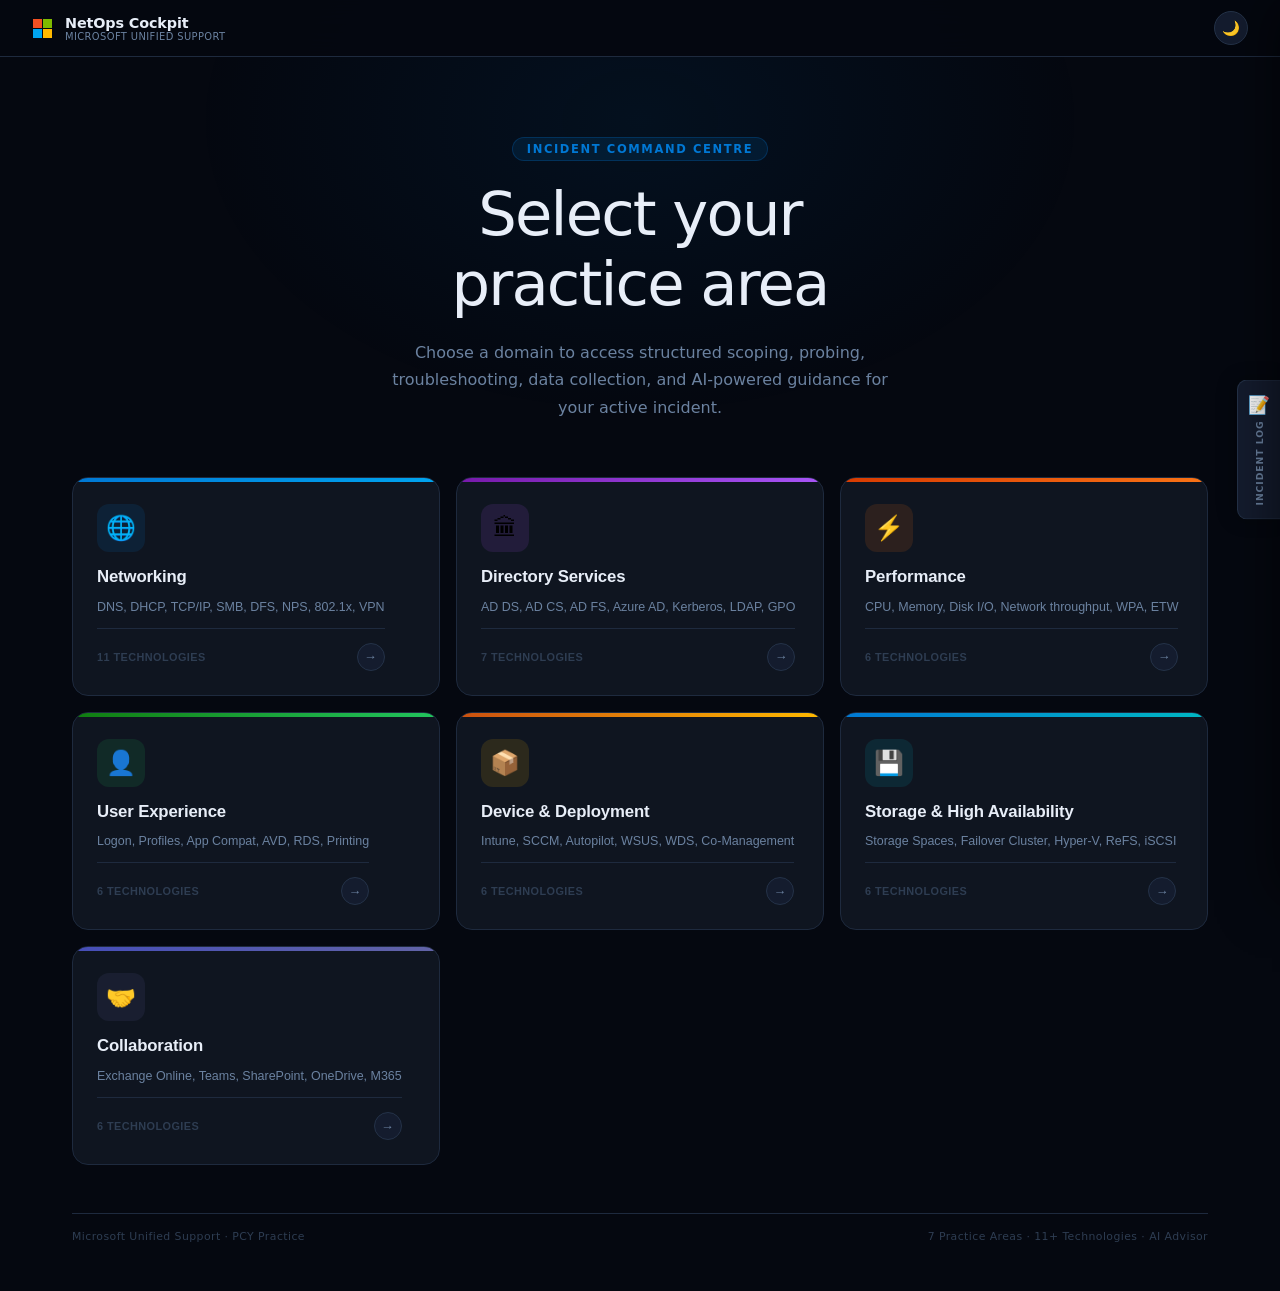
<file: src/index.html>
<!DOCTYPE html>
<html lang="en">
<head>
  <meta charset="UTF-8"/>
  <meta name="viewport" content="width=device-width, initial-scale=1.0"/>
  <title>NetOps Cockpit — Microsoft Unified Support</title>
  <meta name="description" content="Structured incident command for Microsoft Unified Support engineers — scoping, probing, troubleshooting, playbooks and AI advisor.">
  <meta name="theme-color" content="#050810">
  <link rel="icon" type="image/svg+xml" href="data:image/svg+xml,%3Csvg xmlns='http://www.w3.org/2000/svg' viewBox='0 0 32 32'%3E%3Crect width='14' height='14' x='1' y='1' fill='%23f25022'/%3E%3Crect width='14' height='14' x='17' y='1' fill='%237fba00'/%3E%3Crect width='14' height='14' x='1' y='17' fill='%2300a4ef'/%3E%3Crect width='14' height='14' x='17' y='17' fill='%23ffb900'/%3E%3C/svg%3E">
  <link rel="preconnect" href="https://fonts.googleapis.com">
  <link href="https://fonts.googleapis.com/css2?family=Segoe+UI:wght@300;400;600;700&family=JetBrains+Mono:wght@400;600&display=swap" rel="stylesheet">
  <link rel="stylesheet" href="styles.css"/>
</head>
<body>

<!-- ── Landing Page ─────────────────────────────────────────── -->
<div id="landingPage" class="page page-landing active">

  <header class="ms-header">
    <div class="ms-header-inner">
      <div class="ms-logo">
        <svg class="ms-logo-icon" viewBox="0 0 21 21" xmlns="http://www.w3.org/2000/svg">
          <rect x="1" y="1" width="9" height="9" fill="#f25022"/>
          <rect x="11" y="1" width="9" height="9" fill="#7fba00"/>
          <rect x="1" y="11" width="9" height="9" fill="#00a4ef"/>
          <rect x="11" y="11" width="9" height="9" fill="#ffb900"/>
        </svg>
        <div class="ms-logo-text">
          <span class="ms-logo-product">NetOps Cockpit</span>
          <span class="ms-logo-org">Microsoft Unified Support</span>
        </div>
      </div>
      <div class="ms-header-actions">
        <button class="ms-theme-btn" id="themeToggle" onclick="toggleTheme()" aria-label="Toggle theme">
          <span id="themeIcon">🌙</span>
        </button>
      </div>
    </div>
  </header>

  <main class="landing-main">
    <div class="landing-hero">
      <div class="landing-hero-eyebrow">Incident Command Centre</div>
      <h1 class="landing-hero-title">Select your<br>practice area</h1>
      <p class="landing-hero-sub">Choose a domain to access structured scoping, probing, troubleshooting, data collection, and AI-powered guidance for your active incident.</p>
    </div>

    <div class="domain-grid" id="domainGrid"></div>

    <div class="landing-footer">
      <span>Microsoft Unified Support · PCY Practice</span>
      <span>7 Practice Areas · 11+ Technologies · AI Advisor</span>
    </div>
  </main>
</div>

<!-- ── Domain Page ──────────────────────────────────────────── -->
<div id="domainPage" class="page page-domain">

  <header class="ms-header">
    <div class="ms-header-inner">
      <div class="ms-logo">
        <svg class="ms-logo-icon" viewBox="0 0 21 21" xmlns="http://www.w3.org/2000/svg">
          <rect x="1" y="1" width="9" height="9" fill="#f25022"/>
          <rect x="11" y="1" width="9" height="9" fill="#7fba00"/>
          <rect x="1" y="11" width="9" height="9" fill="#00a4ef"/>
          <rect x="11" y="11" width="9" height="9" fill="#ffb900"/>
        </svg>
        <div class="ms-logo-text">
          <span class="ms-logo-product">NetOps Cockpit</span>
          <span class="ms-logo-org">Microsoft Unified Support</span>
        </div>
      </div>
      <div class="ms-header-actions">
        <div class="tier-toggle">
          <button class="tier-btn active" data-tier="l1" onclick="setTier('l1')">L1</button>
          <button class="tier-btn" data-tier="l2" onclick="setTier('l2')">L2</button>
          <button class="tier-btn" data-tier="both" onclick="setTier('both')">Both</button>
        </div>
        <button class="ms-theme-btn" onclick="toggleTheme()" aria-label="Toggle theme">
          <span id="themeIcon2">🌙</span>
        </button>
      </div>
    </div>
  </header>

  <!-- Domain hero bar -->
  <div class="domain-hero-bar" id="domainHeroBar">
    <div class="domain-hero-inner">
      <button class="domain-back-btn" onclick="backToLanding()" aria-label="Back to practice areas">
        <svg width="16" height="16" viewBox="0 0 16 16" fill="none"><path d="M10 3L5 8L10 13" stroke="currentColor" stroke-width="1.5" stroke-linecap="round" stroke-linejoin="round"/></svg>
        All Practice Areas
      </button>
      <div class="domain-hero-identity" id="domainHeroIdentity"></div>
    </div>
  </div>

  <main class="domain-main">

    <!-- Tech picker -->
    <div class="tech-section" id="techSection">
      <div class="tech-section-label">Select Technology</div>
      <div class="tech-grid" id="techGrid"></div>
    </div>

    <!-- Question type tabs -->
    <div class="qtype-tabs" id="questionTypeRow" style="display:none;">
      <button class="qtype-tab active" data-type="scoping" onclick="setQtype('scoping')">
        <span class="qtype-icon">🔍</span>
        <span class="qtype-label">Scoping</span>
        <span class="qtype-desc">Environment context</span>
      </button>
      <button class="qtype-tab" data-type="probing" onclick="setQtype('probing')">
        <span class="qtype-icon">🧪</span>
        <span class="qtype-label">Probing</span>
        <span class="qtype-desc">Diagnostic commands</span>
      </button>
      <button class="qtype-tab" data-type="troubleshooting" onclick="setQtype('troubleshooting')">
        <span class="qtype-icon">🛠</span>
        <span class="qtype-label">Troubleshooting</span>
        <span class="qtype-desc">Resolution steps</span>
      </button>
      <button class="qtype-tab" data-type="datacollection" onclick="setQtype('datacollection')">
        <span class="qtype-icon">📦</span>
        <span class="qtype-label">Data Collection</span>
        <span class="qtype-desc">Logs &amp; traces</span>
      </button>
      <button class="qtype-tab" data-type="all" onclick="setQtype('all')">
        <span class="qtype-icon">📋</span>
        <span class="qtype-label">All</span>
        <span class="qtype-desc">Complete set</span>
      </button>
      <button class="qtype-tab" data-type="playbook" onclick="setQtype('playbook')">
        <span class="qtype-icon">🗺</span>
        <span class="qtype-label">Playbook</span>
        <span class="qtype-desc">Step-by-step runbooks</span>
      </button>
    </div>

    <!-- Output area -->
    <div class="output-area" id="outputArea">
      <div class="empty-state" id="emptyState">
        <div class="empty-icon">⬡</div>
        <div class="empty-title">Select a Technology</div>
        <div class="empty-desc">Choose a technology above to load questions and playbooks</div>
      </div>
      <div class="questions-output" id="questionsOutput" style="display:none;">
        <div class="output-header">
          <div class="output-meta" id="outputMeta"></div>
          <div class="output-actions">
            <button class="action-btn" onclick="copyAll()">📋 Copy All</button>
            <div class="export-dropdown" id="exportDropdown">
              <button class="action-btn" onclick="toggleExportMenu()">⬇ Export ▾</button>
              <div class="export-menu" id="exportMenu">
                <button class="export-item" onclick="exportTxt()">📄 Export .txt</button>
                <button class="export-item" onclick="exportMd()">📝 Export .md</button>
                <button class="export-item" onclick="exportHtml()">🌐 Export .html</button>
              </div>
            </div>
            <button class="action-btn" onclick="clearChecked()">☐ Clear Checks</button>
          </div>
        </div>
        <div class="search-bar-row">
          <span class="search-icon">🔍</span>
          <input class="search-input" id="searchInput" type="text" placeholder="Search questions… (Ctrl+F)" oninput="filterQuestions()" aria-label="Search questions"/>
          <span class="search-count" id="searchCount"></span>
          <button class="search-clear" id="searchClear" onclick="clearSearch()" style="display:none">✕</button>
        </div>
        <div class="progress-bar-row" id="progressRow" style="display:none">
          <span class="progress-label" id="progressLabel">0 / 0 checked</span>
          <div class="progress-track"><div class="progress-fill" id="progressFill"></div></div>
        </div>
        <div id="questionsList"></div>
      </div>
    </div>

    <div class="loading-state" id="loadingState" style="display:none;">
      <div class="loading-spinner">⟳</div>
      <div class="loading-text">Loading…</div>
    </div>

    <!-- AI Section -->
    <div class="ai-section" id="aiSection">
      <div class="ai-header">
        <div class="ai-header-top">
          <div>
            <span class="ai-badge">✦ AI Incident Advisor</span>
            <h2 class="ai-title">Incident Advisor</h2>
            <p class="ai-desc">Describe the exact scenario, symptoms, or error. Goes beyond the question bank — root cause analysis, known bugs, registry fixes, KB articles, packet capture interpretation, advanced PowerShell.</p>
          </div>
          <button class="action-btn" onclick="clearAiChat()" title="Clear chat (Ctrl+L)">🗑 Clear</button>
        </div>
        <div class="ai-provider-row">
          <span class="ai-provider-label">Provider:</span>
          <div class="ai-provider-toggle">
            <button class="ai-provider-btn active" id="providerGemini" onclick="setAiProvider('gemini')">⚡ Gemini 2.5 Flash</button>
            <button class="ai-provider-btn" id="providerHuggingFace" onclick="setAiProvider('huggingface')">🤗 Qwen2.5-72B</button>
          </div>
          <span class="ai-provider-status" id="aiProviderStatus"></span>
        </div>
        <div class="ai-key-row" id="geminiKeyRow">
          <input class="ai-key-input" id="geminiKeyInput" type="password" placeholder="Paste Gemini API key (AIza...)"/>
          <button class="action-btn" onclick="saveApiKey('gemini')">💾 Save Key</button>
        </div>
        <div class="ai-key-row" id="hfKeyRow">
          <input class="ai-key-input" id="hfKeyInput" type="password" placeholder="Paste HuggingFace API key (hf_...)"/>
          <button class="action-btn" onclick="saveApiKey('huggingface')">💾 Save Key</button>
        </div>
      </div>
      <div class="ai-input-row">
        <textarea class="ai-input" id="aiInput" placeholder="Describe the incident — symptoms, error codes, what's been tried… (Enter to send, Shift+Enter for new line)" aria-label="Incident Advisor input"></textarea>
        <button class="ai-btn" id="aiGenerateBtn" onclick="generateAiQuestions()">
          <span id="aiBtnText">Analyze</span>
          <span id="aiBtnSpinner" class="spinner" style="display:none">⟳</span>
        </button>
      </div>
      <div class="ai-output" id="aiOutput" style="display:none;"></div>
    </div>

  </main>

  <footer class="domain-footer">
    <span>NetOps Cockpit · Microsoft Unified Support</span>
    <span class="footer-shortcuts">Ctrl+F Search · Ctrl+L Clear Chat · Esc Back</span>
  </footer>
</div>

<!-- Toast -->
<div class="toast" id="toast" role="status" aria-live="polite">Copied!</div>

<!-- Case Notes Tab -->
<div class="cn-tab" id="cnTab" onclick="toggleCaseNotes()" role="button" tabindex="0" aria-label="Open Incident Log">
  <span class="cn-tab-icon">📝</span>
  <span class="cn-tab-label">Incident Log</span>
</div>

<div class="cn-overlay" id="cnOverlay" onclick="toggleCaseNotes()"></div>

<div class="cn-panel" id="cnPanel" role="dialog" aria-label="Incident Log" aria-modal="true">
  <div class="cn-panel-header">
    <div class="cn-panel-title">
      <span class="cn-panel-icon">📝</span>
      <div>
        <div class="cn-panel-name">Incident Log</div>
        <div class="cn-panel-sub">ICM / SR Documentation Builder</div>
      </div>
    </div>
    <div class="cn-header-actions">
      <span class="cn-saved-indicator" id="cnSavedIndicator"></span>
      <button class="cn-action-btn" onclick="clearAllNotes()">🗑 Clear</button>
      <button class="cn-action-btn" onclick="copyCaseNote()">📋 Copy Note</button>
      <button class="cn-close" onclick="toggleCaseNotes()">✕</button>
    </div>
  </div>
  <div class="cn-body">
    <div class="cn-meta-row">
      <div class="cn-meta-field"><label class="cn-label" for="cn-sr">SR / ICM Number</label><input class="cn-input" id="cn-sr" type="text" placeholder="e.g. 2409150040012345" oninput="updatePreview()"></div>
      <div class="cn-meta-field"><label class="cn-label" for="cn-date">Date</label><input class="cn-input" id="cn-date" type="date" oninput="updatePreview()"></div>
      <div class="cn-meta-field"><label class="cn-label" for="cn-followup">Follow-up Date</label><input class="cn-input" id="cn-followup" type="date" oninput="updatePreview()"></div>
      <div class="cn-meta-field"><label class="cn-label" for="cn-engineer">Engineer</label><input class="cn-input" id="cn-engineer" type="text" placeholder="Your name / alias" oninput="updatePreview()"></div>
      <div class="cn-meta-field"><label class="cn-label" for="cn-customer">Customer</label><input class="cn-input" id="cn-customer" type="text" placeholder="Customer / tenant name" oninput="updatePreview()"></div>
      <div class="cn-meta-field"><label class="cn-label" for="cn-tech">Technology</label><input class="cn-input" id="cn-tech" type="text" placeholder="e.g. DNS Server, VPN" oninput="updatePreview()"></div>
      <div class="cn-meta-field"><label class="cn-label" for="cn-severity">Severity</label>
        <select class="cn-input cn-select" id="cn-severity" onchange="updatePreview()">
          <option value="">Select severity</option>
          <option>Sev A – Critical (production down)</option>
          <option>Sev B – High (significant impact)</option>
          <option>Sev C – Moderate (limited impact)</option>
          <option>Sev D – Low (minimal impact)</option>
        </select>
      </div>
      <div class="cn-meta-field"><label class="cn-label" for="cn-status">Case Status</label>
        <select class="cn-input cn-select" id="cn-status" onchange="updatePreview()">
          <option value="">Select status</option>
          <option>🟢 Active – In Progress</option>
          <option>🟡 Waiting on Customer</option>
          <option>🔵 Waiting on Microsoft</option>
          <option>🟣 Escalated to L2 / PG</option>
          <option>✅ Resolved</option>
          <option>🔒 Closed</option>
        </select>
      </div>
      <div class="cn-meta-field"><label class="cn-label" for="cn-contact">Contact Type</label>
        <select class="cn-input cn-select" id="cn-contact" onchange="updatePreview()">
          <option value="">Select type</option>
          <option>📞 Phone</option>
          <option>📧 Email</option>
          <option>💬 Teams / Chat</option>
          <option>🎥 Teams Meeting</option>
          <option>🎫 Portal / Ticket</option>
        </select>
      </div>
    </div>
    <div class="cn-divider"></div>
    <div class="cn-sections">
      <div class="cn-section"><div class="cn-section-header"><span class="cn-section-icon">🔴</span><span class="cn-section-title">Issue</span><span class="cn-section-hint">Symptom, error messages, business impact.</span></div><textarea class="cn-textarea" id="cn-issue" rows="4" placeholder="• Describe the problem&#10;• Include exact error messages&#10;• State business impact&#10;• Note when it started" oninput="updatePreview()"></textarea></div>
      <div class="cn-section"><div class="cn-section-header"><span class="cn-section-icon">🖥</span><span class="cn-section-title">Environment Details</span><span class="cn-section-hint">OS versions, topology, roles, infrastructure.</span></div><textarea class="cn-textarea" id="cn-env" rows="4" placeholder="• OS / Windows Server version&#10;• Domain / Forest functional level&#10;• Affected machines / users / sites&#10;• Relevant roles and topology" oninput="updatePreview()"></textarea></div>
      <div class="cn-section"><div class="cn-section-header"><span class="cn-section-icon">🔍</span><span class="cn-section-title">Assessment / Troubleshooting Done</span><span class="cn-section-hint">What has already been investigated?</span></div><textarea class="cn-textarea" id="cn-assessment" rows="5" placeholder="• Steps already taken&#10;• Commands run and findings&#10;• Event IDs reviewed&#10;• Current root cause hypothesis" oninput="updatePreview()"></textarea></div>
      <div class="cn-section"><div class="cn-section-header"><span class="cn-section-icon">📦</span><span class="cn-section-title">Data Collection</span><span class="cn-section-hint">Logs, traces, exports collected or requested.</span></div><textarea class="cn-textarea" id="cn-data" rows="4" placeholder="• Network traces collected&#10;• Event logs exported&#10;• Data pending from customer" oninput="updatePreview()"></textarea></div>
      <div class="cn-section"><div class="cn-section-header"><span class="cn-section-icon">🔁</span><span class="cn-section-title">Repro Steps</span><span class="cn-section-hint">Exact steps to reproduce consistently.</span></div><textarea class="cn-textarea" id="cn-repro" rows="4" placeholder="1. Start from known-good state&#10;2. Perform action X&#10;3. Observe symptom Z&#10;• Repro rate" oninput="updatePreview()"></textarea></div>
      <div class="cn-section"><div class="cn-section-header"><span class="cn-section-icon">🕐</span><span class="cn-section-title">Recent Changes</span><span class="cn-section-hint">Changes made before the issue started.</span></div><textarea class="cn-textarea" id="cn-changes" rows="4" placeholder="• Windows Updates / patches&#10;• GPO or AD changes&#10;• Network / firewall changes&#10;• Certificate renewals" oninput="updatePreview()"></textarea></div>
      <div class="cn-section"><div class="cn-section-header"><span class="cn-section-icon">📋</span><span class="cn-section-title">Action Plan</span><span class="cn-section-hint">Next steps split by owner.</span></div>
        <div class="cn-action-split">
          <div class="cn-action-col"><div class="cn-action-col-label pending-customer">⏳ Pending on Customer</div><textarea class="cn-textarea" id="cn-action-customer" rows="5" placeholder="• Run [command] and share output&#10;• Collect [log/trace]&#10;• Confirm if workaround resolves" oninput="updatePreview()"></textarea></div>
          <div class="cn-action-col"><div class="cn-action-col-label pending-ms">🔬 Pending on Microsoft</div><textarea class="cn-textarea" id="cn-action-ms" rows="5" placeholder="• Review logs provided&#10;• Research KB / known issue&#10;• Follow up by [date]" oninput="updatePreview()"></textarea></div>
        </div>
      </div>
      <div class="cn-section"><div class="cn-section-header"><span class="cn-section-icon">✅</span><span class="cn-section-title">Resolution / Root Cause</span><span class="cn-section-hint">What ultimately fixed the issue?</span></div><textarea class="cn-textarea" id="cn-resolution" rows="4" placeholder="• Root cause identified&#10;• Fix applied&#10;• KB article reference&#10;• Verification steps" oninput="updatePreview()"></textarea></div>
      <div class="cn-section"><div class="cn-section-header"><span class="cn-section-icon">🔗</span><span class="cn-section-title">KB / Escalation References</span></div>
        <div class="cn-ref-row">
          <div class="cn-meta-field"><label class="cn-label" for="cn-kb">KB / Known Issue</label><input class="cn-input" id="cn-kb" type="text" placeholder="e.g. KB5034441" oninput="updatePreview()"></div>
          <div class="cn-meta-field"><label class="cn-label" for="cn-escalation">Escalated To</label><input class="cn-input" id="cn-escalation" type="text" placeholder="e.g. L2 Engineer / PG alias" oninput="updatePreview()"></div>
          <div class="cn-meta-field"><label class="cn-label" for="cn-related-sr">Related SR(s)</label><input class="cn-input" id="cn-related-sr" type="text" placeholder="e.g. 2409150040099999" oninput="updatePreview()"></div>
        </div>
      </div>
      <div class="cn-section"><div class="cn-section-header"><span class="cn-section-icon">💬</span><span class="cn-section-title">Additional Notes</span></div><textarea class="cn-textarea" id="cn-notes" rows="3" placeholder="• Customer sentiment&#10;• Escalation path&#10;• Internal notes" oninput="updatePreview()"></textarea></div>
    </div>
    <div class="cn-preview-wrap">
      <button class="cn-preview-toggle" onclick="toggleCnPreview()"><span id="cnPreviewToggleIcon">▶</span> Formatted Note Preview</button>
      <pre class="cn-preview" id="cnPreview" style="display:none"></pre>
    </div>
  </div>
</div>

<script src="app.js"></script>
</body>
</html>
</file>
<file: src/styles.css>
/* ── Variables ───────────────────────────────────────────────── */
:root {
  --bg:         #050810;
  --bg2:        #0a0e1a;
  --surface:    #0f1520;
  --surface2:   #141c2e;
  --surface3:   #1a2438;
  --border:     #1e2a3e;
  --border2:    #243248;
  --accent:     #0078d4;
  --accent2:    #106ebe;
  --accent-dim: rgba(0,120,212,0.12);
  --accent-glow:rgba(0,120,212,0.28);
  --ms-red:     #f25022;
  --ms-green:   #7fba00;
  --ms-blue:    #00a4ef;
  --ms-yellow:  #ffb900;
  --l1:         #22c55e;
  --l2:         #f59e0b;
  --l1-dim:     rgba(34,197,94,0.12);
  --l2-dim:     rgba(245,158,11,0.12);
  --text:       #e8eef8;
  --text2:      #6b82a0;
  --text3:      #2e3d52;
  --red:        #ef4444;
  --head:       'Segoe UI', system-ui, sans-serif;
  --mono:       'JetBrains Mono', 'Cascadia Code', monospace;
  --r:          6px;
  --rl:         12px;
  --transition: all 0.22s cubic-bezier(0.4,0,0.2,1);
}

/* ── Reset ───────────────────────────────────────────────────── */
*,*::before,*::after { box-sizing: border-box; margin: 0; padding: 0; }
html { font-size: 16px; scroll-behavior: smooth; }
body {
  background: var(--bg);
  color: var(--text);
  font-family: var(--head);
  min-height: 100vh;
  overflow-x: hidden;
}

/* ── Page System ─────────────────────────────────────────────── */
.page { display: none; min-height: 100vh; }
.page.active { display: flex; flex-direction: column; }

/* ── Microsoft Header ────────────────────────────────────────── */
.ms-header {
  background: rgba(5,8,16,0.95);
  backdrop-filter: blur(20px);
  border-bottom: 1px solid var(--border);
  padding: 0 2rem;
  flex-shrink: 0;
  position: sticky;
  top: 0;
  z-index: 100;
}
.ms-header-inner {
  max-width: 1400px;
  margin: 0 auto;
  height: 56px;
  display: flex;
  align-items: center;
  justify-content: space-between;
  gap: 1rem;
}
.ms-logo {
  display: flex;
  align-items: center;
  gap: 12px;
}
.ms-logo-icon {
  width: 21px;
  height: 21px;
  flex-shrink: 0;
}
.ms-logo-product {
  display: block;
  font-size: 0.9rem;
  font-weight: 600;
  color: var(--text);
  letter-spacing: -0.01em;
}
.ms-logo-org {
  display: block;
  font-size: 0.62rem;
  color: var(--text2);
  letter-spacing: 0.04em;
  text-transform: uppercase;
}
.ms-header-actions {
  display: flex;
  align-items: center;
  gap: 10px;
}
.ms-theme-btn {
  width: 34px;
  height: 34px;
  border-radius: 50%;
  border: 1px solid var(--border2);
  background: var(--surface2);
  cursor: pointer;
  display: flex;
  align-items: center;
  justify-content: center;
  font-size: 0.9rem;
  transition: var(--transition);
}
.ms-theme-btn:hover {
  border-color: var(--accent);
  background: var(--accent-dim);
}

/* ── Tier Toggle ─────────────────────────────────────────────── */
.tier-toggle {
  display: flex;
  gap: 2px;
  background: var(--surface);
  border: 1px solid var(--border);
  border-radius: var(--r);
  padding: 3px;
}
.tier-btn {
  background: none;
  border: none;
  cursor: pointer;
  padding: 5px 14px;
  border-radius: 4px;
  font-family: var(--head);
  font-size: 0.75rem;
  font-weight: 600;
  color: var(--text2);
  transition: var(--transition);
}
.tier-btn:hover { color: var(--text); background: var(--surface2); }
.tier-btn.active { background: var(--accent); color: #fff; }

/* ── Landing Page ────────────────────────────────────────────── */
.page-landing {
  background: var(--bg);
  position: relative;
  overflow: hidden;
}

/* Subtle background glow */
.page-landing::before {
  content: '';
  position: fixed;
  top: -20%;
  left: 50%;
  transform: translateX(-50%);
  width: 900px;
  height: 600px;
  background: radial-gradient(ellipse, rgba(0,120,212,0.08) 0%, transparent 70%);
  pointer-events: none;
  z-index: 0;
}

.landing-main {
  flex: 1;
  max-width: 1200px;
  margin: 0 auto;
  padding: 4rem 2rem 3rem;
  display: flex;
  flex-direction: column;
  gap: 3rem;
  position: relative;
  z-index: 1;
  width: 100%;
}

/* ── Landing Hero ────────────────────────────────────────────── */
.landing-hero {
  text-align: center;
  padding: 1rem 0 0.5rem;
}
.landing-hero-eyebrow {
  display: inline-block;
  font-size: 0.72rem;
  font-weight: 600;
  letter-spacing: 0.14em;
  text-transform: uppercase;
  color: var(--accent);
  background: var(--accent-dim);
  border: 1px solid rgba(0,120,212,0.25);
  border-radius: 20px;
  padding: 4px 14px;
  margin-bottom: 1.2rem;
}
.landing-hero-title {
  font-size: clamp(2.4rem, 5vw, 3.8rem);
  font-weight: 300;
  line-height: 1.15;
  letter-spacing: -0.03em;
  color: var(--text);
  margin-bottom: 1.2rem;
}
.landing-hero-title strong {
  font-weight: 700;
  color: #fff;
}
.landing-hero-sub {
  font-size: 1rem;
  color: var(--text2);
  max-width: 520px;
  margin: 0 auto;
  line-height: 1.7;
}

/* ── Domain Grid ─────────────────────────────────────────────── */
.domain-grid {
  display: grid;
  grid-template-columns: repeat(auto-fill, minmax(280px, 1fr));
  gap: 16px;
}

.domain-card {
  position: relative;
  display: flex;
  flex-direction: column;
  gap: 0;
  background: var(--surface);
  border: 1px solid var(--border);
  border-radius: 16px;
  padding: 0;
  cursor: pointer;
  text-align: left;
  transition: var(--transition);
  overflow: hidden;
  outline: none;
}
.domain-card:hover {
  border-color: var(--accent);
  transform: translateY(-4px);
  box-shadow: 0 12px 40px rgba(0,120,212,0.18), 0 0 0 1px rgba(0,120,212,0.15);
}
.domain-card:focus-visible {
  outline: 2px solid var(--accent);
  outline-offset: 2px;
}

/* Coloured top accent bar per domain */
.domain-card-bar {
  height: 4px;
  width: 100%;
  flex-shrink: 0;
}
.domain-card-body {
  padding: 22px 24px 24px;
  display: flex;
  flex-direction: column;
  gap: 10px;
  flex: 1;
}
.domain-card-icon-wrap {
  width: 48px;
  height: 48px;
  border-radius: 12px;
  display: flex;
  align-items: center;
  justify-content: center;
  font-size: 1.5rem;
  flex-shrink: 0;
  margin-bottom: 4px;
}
.domain-card-label {
  font-size: 1.05rem;
  font-weight: 700;
  color: var(--text);
  letter-spacing: -0.01em;
  line-height: 1.3;
}
.domain-card-desc {
  font-size: 0.78rem;
  color: var(--text2);
  line-height: 1.6;
}
.domain-card-footer {
  display: flex;
  align-items: center;
  justify-content: space-between;
  margin-top: auto;
  padding-top: 14px;
  border-top: 1px solid var(--border);
}
.domain-card-count {
  font-size: 0.68rem;
  color: var(--text3);
  font-weight: 600;
  letter-spacing: 0.04em;
  text-transform: uppercase;
}
.domain-card-arrow {
  width: 28px;
  height: 28px;
  border-radius: 50%;
  background: var(--surface2);
  border: 1px solid var(--border2);
  display: flex;
  align-items: center;
  justify-content: center;
  color: var(--text2);
  font-size: 0.8rem;
  transition: var(--transition);
}
.domain-card:hover .domain-card-arrow {
  background: var(--accent);
  border-color: var(--accent);
  color: #fff;
}

/* Per-domain colour theming */
.domain-card[data-domain="networking"]         .domain-card-bar { background: linear-gradient(90deg, #0078d4, #00a4ef); }
.domain-card[data-domain="directory_services"] .domain-card-bar { background: linear-gradient(90deg, #7719aa, #a855f7); }
.domain-card[data-domain="performance"]        .domain-card-bar { background: linear-gradient(90deg, #d83b01, #f97316); }
.domain-card[data-domain="user_experience"]    .domain-card-bar { background: linear-gradient(90deg, #107c10, #22c55e); }
.domain-card[data-domain="device_deployment"]  .domain-card-bar { background: linear-gradient(90deg, #ca5010, #ffb900); }
.domain-card[data-domain="storage_ha"]         .domain-card-bar { background: linear-gradient(90deg, #0078d4, #00b7c3); }
.domain-card[data-domain="collaboration"]      .domain-card-bar { background: linear-gradient(90deg, #464eb8, #6264a7); }

.domain-card[data-domain="networking"]         .domain-card-icon-wrap { background: rgba(0,120,212,0.12); }
.domain-card[data-domain="directory_services"] .domain-card-icon-wrap { background: rgba(168,85,247,0.12); }
.domain-card[data-domain="performance"]        .domain-card-icon-wrap { background: rgba(249,115,22,0.12); }
.domain-card[data-domain="user_experience"]    .domain-card-icon-wrap { background: rgba(34,197,94,0.12); }
.domain-card[data-domain="device_deployment"]  .domain-card-icon-wrap { background: rgba(255,185,0,0.12); }
.domain-card[data-domain="storage_ha"]         .domain-card-icon-wrap { background: rgba(0,183,195,0.12); }
.domain-card[data-domain="collaboration"]      .domain-card-icon-wrap { background: rgba(98,100,167,0.12); }

/* ── Landing Footer ──────────────────────────────────────────── */
.landing-footer {
  display: flex;
  justify-content: space-between;
  align-items: center;
  flex-wrap: wrap;
  gap: 8px;
  font-size: 0.68rem;
  color: var(--text3);
  letter-spacing: 0.04em;
  padding-top: 1rem;
  border-top: 1px solid var(--border);
}

/* ── Domain Page ─────────────────────────────────────────────── */
.page-domain {
  background: var(--bg);
}

/* Domain hero bar */
.domain-hero-bar {
  background: var(--bg2);
  border-bottom: 1px solid var(--border);
  padding: 0 2rem;
  flex-shrink: 0;
}
.domain-hero-inner {
  max-width: 1400px;
  margin: 0 auto;
  height: 52px;
  display: flex;
  align-items: center;
  gap: 16px;
}
.domain-back-btn {
  display: flex;
  align-items: center;
  gap: 6px;
  background: none;
  border: 1px solid var(--border);
  border-radius: var(--r);
  padding: 5px 12px;
  cursor: pointer;
  font-family: var(--head);
  font-size: 0.75rem;
  font-weight: 600;
  color: var(--text2);
  transition: var(--transition);
  white-space: nowrap;
}
.domain-back-btn:hover { border-color: var(--accent); color: var(--accent); }
.domain-hero-identity {
  display: flex;
  align-items: center;
  gap: 10px;
}
.domain-hero-icon {
  font-size: 1.2rem;
}
.domain-hero-name {
  font-size: 0.9rem;
  font-weight: 700;
  color: var(--text);
}
.domain-hero-bar-strip {
  height: 3px;
  border-radius: 2px;
  width: 40px;
}

/* Domain main content */
.domain-main {
  flex: 1;
  max-width: 1400px;
  margin: 0 auto;
  padding: 2rem 2rem 4rem;
  display: flex;
  flex-direction: column;
  gap: 1.5rem;
  width: 100%;
}

/* ── Tech Section ────────────────────────────────────────────── */
.tech-section { display: flex; flex-direction: column; gap: 10px; }
.tech-section-label {
  font-size: 0.68rem;
  font-weight: 700;
  letter-spacing: 0.1em;
  text-transform: uppercase;
  color: var(--text3);
}
.tech-grid {
  display: grid;
  grid-template-columns: repeat(auto-fill, minmax(150px, 1fr));
  gap: 8px;
}
.tech-btn {
  display: flex;
  flex-direction: column;
  align-items: center;
  gap: 8px;
  background: var(--surface);
  border: 1px solid var(--border);
  border-radius: var(--rl);
  padding: 18px 12px;
  cursor: pointer;
  transition: var(--transition);
  text-align: center;
}
.tech-btn:hover {
  border-color: var(--border2);
  background: var(--surface2);
  transform: translateY(-2px);
}
.tech-btn.active {
  border-color: var(--accent);
  background: var(--accent-dim);
  box-shadow: 0 0 0 1px rgba(0,120,212,0.2);
}
.tech-icon { font-size: 1.4rem; }
.tech-label {
  font-size: 0.72rem;
  font-weight: 700;
  color: var(--text2);
  letter-spacing: 0.03em;
  line-height: 1.3;
}
.tech-btn.active .tech-label { color: var(--accent); }

/* ── Question Type Tabs ──────────────────────────────────────── */
.qtype-tabs {
  display: flex;
  gap: 6px;
  flex-wrap: wrap;
}
.qtype-tab {
  flex: 1;
  min-width: 110px;
  display: flex;
  flex-direction: column;
  align-items: flex-start;
  gap: 3px;
  background: var(--surface);
  border: 1px solid var(--border);
  border-radius: var(--rl);
  padding: 12px 14px;
  cursor: pointer;
  transition: var(--transition);
  text-align: left;
}
.qtype-tab:hover { background: var(--surface2); border-color: var(--border2); }
.qtype-tab.active { border-color: var(--accent); background: var(--accent-dim); }
.qtype-icon { font-size: 1rem; }
.qtype-label {
  font-size: 0.82rem;
  font-weight: 700;
  color: var(--text);
}
.qtype-desc { font-size: 0.65rem; color: var(--text2); }
.qtype-tab.active .qtype-desc { color: rgba(0,120,212,0.8); }

/* ── Output Area ─────────────────────────────────────────────── */
.output-area {
  background: var(--surface);
  border: 1px solid var(--border);
  border-radius: var(--rl);
  min-height: 200px;
  overflow: hidden;
}
.empty-state {
  display: flex;
  flex-direction: column;
  align-items: center;
  justify-content: center;
  padding: 4rem 2rem;
  gap: 10px;
  color: var(--text3);
}
.empty-icon { font-size: 2rem; opacity: 0.2; }
.empty-title { font-size: 1rem; font-weight: 700; }
.empty-desc { font-size: 0.78rem; text-align: center; line-height: 1.6; }

.output-header {
  display: flex;
  align-items: center;
  justify-content: space-between;
  flex-wrap: wrap;
  padding: 12px 18px;
  border-bottom: 1px solid var(--border);
  gap: 10px;
}
.output-meta { display: flex; gap: 6px; flex-wrap: wrap; }
.meta-tag {
  background: var(--surface2);
  border: 1px solid var(--border);
  border-radius: 4px;
  padding: 3px 10px;
  font-size: 0.7rem;
  font-weight: 600;
  color: var(--text2);
  letter-spacing: 0.03em;
}
.meta-tag.tier-l1  { border-color: rgba(34,197,94,.3);  color: var(--l1);    background: var(--l1-dim); }
.meta-tag.tier-l2  { border-color: rgba(245,158,11,.3); color: var(--l2);    background: var(--l2-dim); }
.meta-tag.tier-both{ border-color: rgba(0,120,212,.3);  color: var(--accent); background: var(--accent-dim); }
.output-actions { display: flex; gap: 6px; align-items: center; }

/* Action buttons */
.action-btn {
  background: var(--surface2);
  border: 1px solid var(--border);
  border-radius: var(--r);
  padding: 6px 12px;
  cursor: pointer;
  font-family: var(--head);
  font-size: 0.72rem;
  font-weight: 600;
  color: var(--text2);
  transition: var(--transition);
  white-space: nowrap;
}
.action-btn:hover { border-color: var(--accent); color: var(--accent); }

/* Export dropdown */
.export-dropdown { position: relative; }
.export-menu {
  display: none;
  position: absolute;
  top: calc(100% + 6px);
  right: 0;
  background: var(--surface2);
  border: 1px solid var(--border2);
  border-radius: var(--r);
  overflow: hidden;
  box-shadow: 0 8px 24px rgba(0,0,0,0.4);
  z-index: 50;
  min-width: 150px;
}
.export-menu.open { display: block; }
.export-item {
  display: block;
  width: 100%;
  text-align: left;
  background: none;
  border: none;
  cursor: pointer;
  padding: 9px 14px;
  font-family: var(--head);
  font-size: 0.75rem;
  font-weight: 600;
  color: var(--text2);
  transition: background 0.12s;
}
.export-item:hover { background: var(--surface3); color: var(--accent); }

/* Search bar */
.search-bar-row {
  display: flex;
  align-items: center;
  gap: 8px;
  padding: 9px 18px;
  border-bottom: 1px solid var(--border);
  background: var(--bg2);
}
.search-icon { font-size: 0.85rem; color: var(--text3); flex-shrink: 0; }
.search-input {
  flex: 1;
  background: transparent;
  border: none;
  font-family: var(--mono);
  font-size: 0.8rem;
  color: var(--text);
  outline: none;
}
.search-input::placeholder { color: var(--text3); }
.search-count { font-size: 0.68rem; color: var(--text2); font-weight: 600; white-space: nowrap; }
.search-clear {
  background: none;
  border: none;
  cursor: pointer;
  color: var(--text3);
  font-size: 0.8rem;
  padding: 2px 5px;
  border-radius: 4px;
  transition: color 0.13s;
}
.search-clear:hover { color: var(--red); }
.q-hidden { display: none; }
.q-highlight { background: rgba(0,120,212,0.2); border-radius: 2px; color: #60b0ff; }

/* Progress bar */
.progress-bar-row {
  display: flex;
  align-items: center;
  gap: 12px;
  padding: 7px 18px;
  border-bottom: 1px solid var(--border);
  background: var(--bg2);
}
.progress-label { font-size: 0.68rem; font-weight: 700; color: var(--text2); white-space: nowrap; }
.progress-track { flex: 1; height: 3px; background: var(--border); border-radius: 2px; overflow: hidden; }
.progress-fill { height: 100%; width: 0%; background: var(--l1); border-radius: 2px; transition: width 0.25s; }

/* ── Question Sections ───────────────────────────────────────── */
.question-section { padding: 0; }
.question-section + .question-section { border-top: 1px solid var(--border); }

.section-label {
  display: flex;
  align-items: center;
  gap: 8px;
  padding: 10px 18px;
  background: var(--bg2);
  border-bottom: 1px solid var(--border);
  flex-wrap: wrap;
}
.label-icon { font-size: 0.9rem; }
.label-tier {
  font-size: 0.62rem;
  font-weight: 700;
  letter-spacing: 0.1em;
  padding: 2px 8px;
  border-radius: 4px;
}
.label-tier.l1 { background: var(--l1-dim); color: var(--l1); border: 1px solid rgba(34,197,94,.3); }
.label-tier.l2 { background: var(--l2-dim); color: var(--l2); border: 1px solid rgba(245,158,11,.3); }
.label-type { font-size: 0.8rem; font-weight: 700; color: var(--text); }
.label-desc { font-size: 0.67rem; color: var(--text2); }
.label-count { font-size: 0.65rem; color: var(--text3); margin-left: auto; }

.question-item {
  display: flex;
  align-items: flex-start;
  gap: 12px;
  padding: 12px 18px;
  border-bottom: 1px solid var(--border);
  transition: background 0.12s;
}
.question-item:hover { background: var(--surface2); }
.question-item:last-child { border-bottom: none; }
.q-num { font-size: 0.65rem; font-weight: 700; color: var(--text3); min-width: 20px; padding-top: 2px; font-family: var(--mono); }
.q-text { flex: 1; font-size: 0.82rem; color: var(--text); line-height: 1.65; font-family: var(--mono); }
.q-copy {
  background: none;
  border: 1px solid transparent;
  border-radius: 4px;
  padding: 2px 6px;
  cursor: pointer;
  color: var(--text3);
  font-size: 0.75rem;
  transition: var(--transition);
  opacity: 0;
  flex-shrink: 0;
}
.question-item:hover .q-copy { opacity: 1; }
.q-copy:hover { border-color: var(--accent); color: var(--accent); }

/* Checkboxes */
.q-check {
  appearance: none;
  -webkit-appearance: none;
  width: 15px;
  height: 15px;
  flex-shrink: 0;
  border: 1.5px solid var(--border2);
  border-radius: 3px;
  background: var(--surface);
  cursor: pointer;
  transition: var(--transition);
  margin-top: 3px;
}
.q-check:checked {
  background: var(--l1);
  border-color: var(--l1);
  background-image: url("data:image/svg+xml,%3Csvg xmlns='http://www.w3.org/2000/svg' viewBox='0 0 12 12'%3E%3Cpath d='M2 6l3 3 5-5' stroke='%23000' stroke-width='1.8' fill='none' stroke-linecap='round'/%3E%3C/svg%3E");
  background-repeat: no-repeat;
  background-position: center;
}
.question-item.checked { background: rgba(34,197,94,0.05); }
.question-item.checked .q-text {
  color: var(--text2);
  text-decoration: line-through;
  text-decoration-color: rgba(34,197,94,0.4);
}

/* ── Playbooks ───────────────────────────────────────────────── */
.pb-symptom-grid {
  display: grid;
  grid-template-columns: repeat(auto-fill, minmax(220px, 1fr));
  gap: 10px;
  padding: 18px;
}
.pb-symptom-card {
  display: flex;
  flex-direction: column;
  align-items: flex-start;
  gap: 6px;
  background: var(--surface2);
  border: 1px solid var(--border);
  border-radius: var(--rl);
  padding: 14px 16px;
  cursor: pointer;
  text-align: left;
  transition: var(--transition);
}
.pb-symptom-card:hover {
  border-color: var(--accent);
  background: var(--accent-dim);
  transform: translateY(-2px);
}
.pb-symptom-title { font-size: 0.82rem; font-weight: 700; color: var(--text); line-height: 1.4; }
.pb-symptom-meta { font-size: 0.65rem; color: var(--text2); letter-spacing: 0.04em; }
.pb-sev-dot { width: 8px; height: 8px; border-radius: 50%; flex-shrink: 0; }
.pb-sev-dot.pb-sev-high   { background: var(--red); }
.pb-sev-dot.pb-sev-medium { background: var(--l2); }
.pb-sev-dot.pb-sev-low    { background: var(--l1); }

.pb-back {
  display: flex;
  align-items: center;
  gap: 12px;
  padding: 12px 18px;
  border-bottom: 1px solid var(--border);
  background: var(--bg2);
  flex-wrap: wrap;
}
.pb-title { font-size: 0.88rem; font-weight: 700; color: var(--text); flex: 1; }
.pb-severity {
  font-size: 0.62rem;
  font-weight: 700;
  letter-spacing: 0.1em;
  padding: 3px 9px;
  border-radius: 4px;
}
.pb-severity.pb-sev-high   { background: rgba(239,68,68,.12);  color: var(--red); border: 1px solid rgba(239,68,68,.3); }
.pb-severity.pb-sev-medium { background: var(--l2-dim); color: var(--l2); border: 1px solid rgba(245,158,11,.3); }
.pb-severity.pb-sev-low    { background: var(--l1-dim); color: var(--l1); border: 1px solid rgba(34,197,94,.3); }

.pb-phase { border-top: 1px solid var(--border); }
.pb-phase:first-of-type { border-top: none; }
.pb-phase-header {
  display: flex;
  align-items: center;
  gap: 8px;
  padding: 10px 18px;
  background: var(--bg2);
  border-bottom: 1px solid var(--border);
}
.pb-phase-icon { font-size: 1rem; }
.pb-phase-name { font-size: 0.82rem; font-weight: 700; color: var(--text); }
.pb-phase-count { font-size: 0.65rem; color: var(--text3); margin-left: auto; }

.pb-step-body { flex: 1; display: flex; flex-direction: column; gap: 4px; }
.pb-action {
  font-family: var(--mono);
  font-size: 0.78rem;
  color: #60b0ff;
  background: var(--bg2);
  border: 1px solid var(--border);
  border-radius: 4px;
  padding: 5px 9px;
  white-space: pre-wrap;
  word-break: break-all;
  display: block;
}
.pb-expect { font-size: 0.72rem; color: var(--text2); line-height: 1.5; padding-left: 2px; }
.pb-empty { padding: 3rem 2rem; text-align: center; color: var(--text3); font-size: 0.82rem; }

/* ── Loading State ───────────────────────────────────────────── */
.loading-state {
  display: flex;
  align-items: center;
  justify-content: center;
  gap: 12px;
  padding: 2rem;
  color: var(--text2);
}
.loading-spinner {
  font-size: 1.4rem;
  animation: spin 1s linear infinite;
  color: var(--accent);
}
.loading-text { font-size: 0.82rem; }
@keyframes spin { to { transform: rotate(360deg); } }

/* ── Domain Footer ───────────────────────────────────────────── */
.domain-footer {
  display: flex;
  justify-content: space-between;
  align-items: center;
  flex-wrap: wrap;
  gap: 8px;
  padding: 1rem 2rem;
  max-width: 1400px;
  margin: 0 auto;
  width: 100%;
  font-size: 0.68rem;
  color: var(--text3);
  letter-spacing: 0.04em;
  border-top: 1px solid var(--border);
}
.footer-shortcuts { color: var(--text3); }

/* ── AI Section ──────────────────────────────────────────────── */
.ai-section {
  background: var(--surface);
  border: 1px solid var(--border);
  border-radius: var(--rl);
  overflow: hidden;
}
.ai-header {
  padding: 20px 24px 16px;
  border-bottom: 1px solid var(--border);
  background: linear-gradient(135deg, rgba(0,120,212,.04), transparent);
}
.ai-header-top {
  display: flex;
  align-items: flex-start;
  justify-content: space-between;
  gap: 16px;
  margin-bottom: 14px;
}
.ai-badge {
  display: inline-block;
  font-size: 0.62rem;
  font-weight: 700;
  letter-spacing: 0.12em;
  text-transform: uppercase;
  color: var(--accent);
  background: var(--accent-dim);
  border: 1px solid rgba(0,120,212,.3);
  border-radius: 4px;
  padding: 3px 10px;
  margin-bottom: 8px;
}
.ai-title { font-size: 1.1rem; font-weight: 700; color: var(--text); margin-bottom: 4px; }
.ai-desc  { font-size: 0.78rem; color: var(--text2); line-height: 1.65; }

.ai-provider-row {
  display: flex;
  align-items: center;
  gap: 12px;
  flex-wrap: wrap;
  padding: 10px 24px;
  border-top: 1px solid var(--border);
  background: var(--bg2);
}
.ai-provider-label { font-size: 0.65rem; font-weight: 700; letter-spacing: 0.08em; text-transform: uppercase; color: var(--text2); white-space: nowrap; }
.ai-provider-toggle {
  display: flex;
  gap: 3px;
  background: var(--surface);
  border: 1px solid var(--border);
  border-radius: var(--r);
  padding: 3px;
}
.ai-provider-btn {
  background: none;
  border: none;
  cursor: pointer;
  padding: 5px 12px;
  border-radius: 4px;
  font-family: var(--head);
  font-size: 0.72rem;
  font-weight: 600;
  color: var(--text2);
  transition: var(--transition);
  white-space: nowrap;
}
.ai-provider-btn:hover { color: var(--text); background: var(--surface2); }
.ai-provider-btn.active { background: var(--accent); color: #fff; }
.ai-provider-status { font-size: 0.72rem; color: var(--text2); }

.ai-key-row {
  display: flex;
  align-items: center;
  gap: 10px;
  flex-wrap: wrap;
  padding: 10px 24px;
  border-bottom: 1px solid var(--border);
  background: var(--bg2);
}
.ai-key-input {
  flex: 1;
  min-width: 240px;
  background: var(--surface);
  border: 1px solid var(--border);
  border-radius: var(--r);
  padding: 7px 11px;
  font-family: var(--mono);
  font-size: 0.78rem;
  color: var(--text);
  transition: border 0.18s;
}
.ai-key-input:focus { outline: none; border-color: var(--accent); }
.ai-key-input::placeholder { color: var(--text3); }

.ai-input-row { display: flex; gap: 12px; padding: 16px 24px; flex-wrap: wrap; }
.ai-input {
  flex: 1;
  min-width: 240px;
  background: var(--bg2);
  border: 1px solid var(--border);
  border-radius: var(--r);
  padding: 12px 14px;
  font-family: var(--mono);
  font-size: 0.8rem;
  color: var(--text);
  resize: vertical;
  min-height: 88px;
  transition: border 0.18s;
}
.ai-input:focus { outline: none; border-color: var(--accent); }
.ai-input::placeholder { color: var(--text3); }
.ai-btn {
  background: var(--accent);
  border: none;
  border-radius: var(--r);
  padding: 12px 24px;
  cursor: pointer;
  font-family: var(--head);
  font-size: 0.88rem;
  font-weight: 700;
  color: #fff;
  align-self: flex-start;
  transition: var(--transition);
  white-space: nowrap;
}
.ai-btn:hover { background: var(--accent2); }
.ai-btn:disabled { opacity: 0.45; cursor: not-allowed; }
.spinner { display: inline-block; animation: spin 1s linear infinite; }

.ai-output {
  border-top: 1px solid var(--border);
  display: flex;
  flex-direction: column;
  max-height: 560px;
  overflow-y: auto;
  padding: 14px 18px;
  gap: 0;
}
.ai-bubble {
  max-width: 88%;
  margin-bottom: 10px;
  padding: 11px 14px;
  border-radius: var(--rl);
  font-size: 0.82rem;
  line-height: 1.7;
}
.ai-bubble-user      { align-self: flex-end;  background: var(--accent-dim); border: 1px solid rgba(0,120,212,.25); color: var(--text); }
.ai-bubble-assistant { align-self: flex-start; background: var(--surface2);   border: 1px solid var(--border2);      color: var(--text); }
.ai-bubble-error     { align-self: flex-start; background: rgba(239,68,68,.1); border: 1px solid rgba(239,68,68,.3);  color: var(--red); }
.ai-bubble-text { font-family: var(--mono); font-size: 0.82rem; line-height: 1.7; }
.ai-bubble-text .md-h1 { font-family: var(--head); font-size: 1rem; font-weight: 700; color: #60b0ff; margin: .8rem 0 .3rem; }
.ai-bubble-text .md-h2 { font-family: var(--head); font-size: .9rem; font-weight: 700; color: var(--text); margin: .6rem 0 .2rem; }
.ai-bubble-text .md-h3 { font-family: var(--head); font-size: .82rem; font-weight: 700; color: var(--text2); margin: .5rem 0 .2rem; }
.ai-bubble-text .md-p  { margin: .2rem 0; }
.ai-bubble-text .md-ul { margin: .2rem 0 .2rem 1.2rem; padding: 0; list-style: disc; }
.ai-bubble-text .md-ul li { margin: .12rem 0; }
.ai-bubble-text .md-inline { background: var(--surface3); border: 1px solid var(--border2); border-radius: 3px; padding: 1px 5px; font-size: .76rem; color: #60b0ff; }
.ai-bubble-text .md-code { background: var(--bg2); border: 1px solid var(--border); border-radius: var(--r); padding: 9px 12px; margin: .4rem 0; font-size: .75rem; line-height: 1.6; white-space: pre-wrap; word-break: break-word; color: var(--text); overflow-x: auto; }
.ai-bubble-text strong { color: var(--text); font-weight: 700; }
.ai-bubble-text em { color: var(--text2); font-style: italic; }

/* ── Toast ───────────────────────────────────────────────────── */
.toast {
  position: fixed;
  bottom: 2rem;
  right: 2rem;
  z-index: 9999;
  background: var(--accent);
  color: #fff;
  font-family: var(--head);
  font-size: 0.78rem;
  font-weight: 600;
  padding: 9px 18px;
  border-radius: var(--r);
  transform: translateY(16px);
  opacity: 0;
  transition: all 0.25s;
  pointer-events: none;
  box-shadow: 0 4px 20px rgba(0,120,212,0.35);
}
.toast.show { transform: translateY(0); opacity: 1; }

/* ── Scrollbar ───────────────────────────────────────────────── */
::-webkit-scrollbar { width: 5px; }
::-webkit-scrollbar-track { background: var(--bg); }
::-webkit-scrollbar-thumb { background: var(--border); border-radius: 3px; }
::-webkit-scrollbar-thumb:hover { background: var(--accent2); }

/* ── Case Notes Tab ──────────────────────────────────────────── */
.cn-tab {
  position: fixed;
  right: 0;
  top: 50%;
  transform: translateY(-50%);
  z-index: 200;
  display: flex;
  flex-direction: column;
  align-items: center;
  gap: 6px;
  background: var(--surface2);
  border: 1px solid var(--border2);
  border-right: none;
  border-radius: 10px 0 0 10px;
  padding: 14px 10px;
  cursor: pointer;
  transition: var(--transition);
  box-shadow: -3px 0 18px rgba(0,0,0,0.25);
}
.cn-tab:hover {
  background: var(--accent-dim);
  border-color: var(--accent);
  box-shadow: -3px 0 22px rgba(0,120,212,0.25);
}
.cn-tab-icon { font-size: 1.1rem; }
.cn-tab-label {
  font-family: var(--head);
  font-size: 0.58rem;
  font-weight: 700;
  letter-spacing: 0.1em;
  text-transform: uppercase;
  color: var(--text2);
  writing-mode: vertical-rl;
  text-orientation: mixed;
  transform: rotate(180deg);
}
.cn-tab:hover .cn-tab-label { color: var(--accent); }

/* ── Case Notes Overlay ──────────────────────────────────────── */
.cn-overlay {
  position: fixed;
  inset: 0;
  z-index: 299;
  background: rgba(0,0,0,0.5);
  backdrop-filter: blur(3px);
  opacity: 0;
  pointer-events: none;
  transition: opacity 0.3s;
}
.cn-overlay.open { opacity: 1; pointer-events: all; }

/* ── Case Notes Panel ────────────────────────────────────────── */
.cn-panel {
  position: fixed;
  top: 0;
  right: 0;
  bottom: 0;
  width: min(680px, 96vw);
  z-index: 300;
  background: var(--surface);
  border-left: 1px solid var(--border2);
  box-shadow: -8px 0 48px rgba(0,0,0,0.5);
  display: flex;
  flex-direction: column;
  transform: translateX(100%);
  transition: transform 0.32s cubic-bezier(0.4,0,0.2,1);
  overflow: hidden;
}
.cn-panel.open { transform: translateX(0); }

.cn-panel-header {
  display: flex;
  align-items: center;
  justify-content: space-between;
  padding: 14px 18px;
  gap: 12px;
  background: var(--bg2);
  border-bottom: 1px solid var(--border);
  flex-shrink: 0;
}
.cn-panel-title { display: flex; align-items: center; gap: 10px; }
.cn-panel-icon { font-size: 1.3rem; }
.cn-panel-name { font-size: 0.92rem; font-weight: 700; color: var(--text); }
.cn-panel-sub { font-size: 0.6rem; color: var(--text2); letter-spacing: 0.06em; text-transform: uppercase; margin-top: 2px; }
.cn-header-actions { display: flex; align-items: center; gap: 8px; }
.cn-action-btn {
  background: var(--surface2);
  border: 1px solid var(--border2);
  border-radius: var(--r);
  padding: 5px 12px;
  cursor: pointer;
  font-family: var(--head);
  font-size: 0.72rem;
  font-weight: 600;
  color: var(--text2);
  transition: var(--transition);
  white-space: nowrap;
}
.cn-action-btn:hover { border-color: var(--accent); color: var(--accent); }
.cn-saved-indicator { font-size: 0.65rem; color: var(--l1); opacity: 0; transition: opacity 0.4s; }
.cn-saved-indicator.show { opacity: 1; }
.cn-close {
  background: none;
  border: 1px solid var(--border);
  border-radius: var(--r);
  width: 28px;
  height: 28px;
  cursor: pointer;
  color: var(--text2);
  font-size: 0.85rem;
  display: flex;
  align-items: center;
  justify-content: center;
  transition: var(--transition);
}
.cn-close:hover { border-color: var(--red); color: var(--red); }

.cn-body { flex: 1; overflow-y: auto; padding: 18px; display: flex; flex-direction: column; gap: 0; }
.cn-meta-row { display: grid; grid-template-columns: repeat(auto-fill, minmax(175px, 1fr)); gap: 10px; margin-bottom: 4px; }
.cn-meta-field { display: flex; flex-direction: column; gap: 4px; }
.cn-label { font-size: 0.62rem; font-weight: 700; letter-spacing: 0.08em; text-transform: uppercase; color: var(--text2); }
.cn-input {
  background: var(--bg2);
  border: 1px solid var(--border);
  border-radius: var(--r);
  padding: 6px 10px;
  font-family: var(--head);
  font-size: 0.78rem;
  color: var(--text);
  transition: border 0.15s;
  color-scheme: dark;
}
.cn-input:focus { outline: none; border-color: var(--accent); }
.cn-input::placeholder { color: var(--text3); }
.cn-select { cursor: pointer; appearance: none; background-image: url("data:image/svg+xml,%3Csvg xmlns='http://www.w3.org/2000/svg' width='10' height='6'%3E%3Cpath d='M0 0l5 6 5-6z' fill='%236b82a0'/%3E%3C/svg%3E"); background-repeat: no-repeat; background-position: right 10px center; }
input[type="date"].cn-input { background: var(--surface2); border-color: var(--accent2); }
input[type="date"].cn-input::-webkit-calendar-picker-indicator { filter: invert(1); opacity: 0.7; cursor: pointer; }

.cn-divider { height: 1px; background: var(--border); margin: 14px 0; }
.cn-sections { display: flex; flex-direction: column; gap: 12px; }
.cn-section { background: var(--surface2); border: 1px solid var(--border); border-radius: var(--rl); overflow: hidden; }
.cn-section-header { display: flex; align-items: baseline; gap: 7px; flex-wrap: wrap; padding: 9px 13px; background: var(--bg2); border-bottom: 1px solid var(--border); }
.cn-section-icon { font-size: 0.9rem; }
.cn-section-title { font-size: 0.8rem; font-weight: 700; color: var(--text); white-space: nowrap; }
.cn-section-hint { font-size: 0.65rem; color: var(--text2); line-height: 1.5; }
.cn-textarea { width: 100%; background: transparent; border: none; padding: 11px 13px; font-family: var(--mono); font-size: 0.76rem; color: var(--text); line-height: 1.65; resize: vertical; transition: background 0.12s; }
.cn-textarea:focus { outline: none; background: rgba(0,120,212,0.03); }
.cn-textarea::placeholder { color: var(--text3); font-size: 0.72rem; }

.cn-action-split { display: grid; grid-template-columns: 1fr 1fr; gap: 0; }
.cn-action-col { display: flex; flex-direction: column; }
.cn-action-col:first-child { border-right: 1px solid var(--border); }
.cn-action-col-label { font-size: 0.65rem; font-weight: 700; letter-spacing: 0.08em; text-transform: uppercase; padding: 7px 13px; border-bottom: 1px solid var(--border); }
.pending-customer { color: var(--l2); background: var(--l2-dim); }
.pending-ms { color: var(--accent); background: var(--accent-dim); }

.cn-ref-row { display: grid; grid-template-columns: repeat(auto-fill, minmax(160px, 1fr)); gap: 10px; padding: 12px 13px; }

.cn-preview-wrap { margin-top: 14px; border: 1px solid var(--border); border-radius: var(--rl); overflow: hidden; }
.cn-preview-toggle { width: 100%; display: flex; align-items: center; gap: 8px; padding: 9px 13px; background: var(--bg2); border: none; cursor: pointer; font-family: var(--head); font-size: 0.78rem; font-weight: 700; color: var(--text2); text-align: left; transition: color 0.15s; }
.cn-preview-toggle:hover { color: var(--accent); }
.cn-preview { background: var(--bg2); border: none; padding: 14px; font-family: var(--mono); font-size: 0.73rem; color: var(--text); line-height: 1.7; white-space: pre-wrap; word-break: break-word; max-height: 340px; overflow-y: auto; }

/* ── Light Theme ─────────────────────────────────────────────── */
body.theme-light {
  --bg:         #f3f5f9;
  --bg2:        #eaecf2;
  --surface:    #ffffff;
  --surface2:   #f8f9fc;
  --surface3:   #f0f2f7;
  --border:     #dde1eb;
  --border2:    #c8cdd9;
  --accent:     #0078d4;
  --accent2:    #106ebe;
  --accent-dim: rgba(0,120,212,0.08);
  --accent-glow:rgba(0,120,212,0.18);
  --l1:         #107c10;
  --l2:         #ca5010;
  --l1-dim:     rgba(16,124,16,0.08);
  --l2-dim:     rgba(202,80,16,0.08);
  --text:       #1a1a2e;
  --text2:      #5a6478;
  --text3:      #9aa3b2;
  --red:        #d13438;
}

body.theme-light .ms-header {
  background: rgba(255,255,255,0.95);
  border-bottom-color: var(--border);
}
body.theme-light .page-landing::before {
  background: radial-gradient(ellipse, rgba(0,120,212,0.06) 0%, transparent 70%);
}
body.theme-light .domain-card {
  box-shadow: 0 2px 8px rgba(0,0,0,0.06);
}
body.theme-light .domain-card:hover {
  box-shadow: 0 8px 32px rgba(0,120,212,0.14);
}
body.theme-light .q-highlight { background: rgba(0,120,212,0.12); color: var(--accent); }
body.theme-light .pb-action { color: var(--accent2); }
body.theme-light .ai-bubble-text .md-h1 { color: var(--accent); }
body.theme-light .ai-bubble-text .md-inline { color: var(--accent); }
body.theme-light input[type="date"].cn-input::-webkit-calendar-picker-indicator { filter: none; opacity: 0.6; }
body.theme-light ::-webkit-scrollbar-track { background: var(--bg2); }
body.theme-light ::-webkit-scrollbar-thumb { background: var(--border2); }

/* ── Responsive ──────────────────────────────────────────────── */
@media (max-width: 900px) {
  .landing-main { padding: 2.5rem 1.2rem 2rem; gap: 2rem; }
  .domain-grid  { grid-template-columns: repeat(auto-fill, minmax(240px, 1fr)); gap: 12px; }
  .landing-hero-title { font-size: 2.2rem; }
  .domain-main  { padding: 1.5rem 1.2rem 3rem; }
  .tech-grid    { grid-template-columns: repeat(auto-fill, minmax(130px, 1fr)); }
  .qtype-tabs   { gap: 4px; }
  .qtype-tab    { min-width: 90px; padding: 10px 10px; }
  .qtype-desc   { display: none; }
  .cn-action-split { grid-template-columns: 1fr; }
  .cn-action-col:first-child { border-right: none; border-bottom: 1px solid var(--border); }
}

@media (max-width: 600px) {
  .ms-header-inner { height: 50px; }
  .ms-logo-org     { display: none; }
  .tier-toggle     { display: none; }
  .domain-grid     { grid-template-columns: 1fr 1fr; gap: 10px; }
  .domain-card-body { padding: 16px; }
  .domain-card-desc { display: none; }
  .domain-card-footer { display: none; }
  .landing-hero-title { font-size: 1.8rem; }
  .landing-hero-sub   { font-size: 0.88rem; }
  .tech-grid { grid-template-columns: repeat(auto-fill, minmax(110px, 1fr)); }
  .ai-input-row { flex-direction: column; }
  .ai-btn { width: 100%; text-align: center; }
  .output-header { flex-direction: column; align-items: flex-start; }
  .cn-meta-row { grid-template-columns: 1fr 1fr; }
}

@media (max-width: 400px) {
  .domain-grid { grid-template-columns: 1fr; }
}

/* ── Keyboard focus ──────────────────────────────────────────── */
.tech-btn:focus-visible,
.qtype-tab:focus-visible,
.action-btn:focus-visible,
.ai-btn:focus-visible,
.domain-back-btn:focus-visible {
  outline: 2px solid var(--accent);
  outline-offset: 2px;
}

/* ── Page transition ─────────────────────────────────────────── */
.page {
  animation: fadeIn 0.2s ease;
}
@keyframes fadeIn {
  from { opacity: 0; transform: translateY(6px); }
  to   { opacity: 1; transform: translateY(0); }
}
</file>
